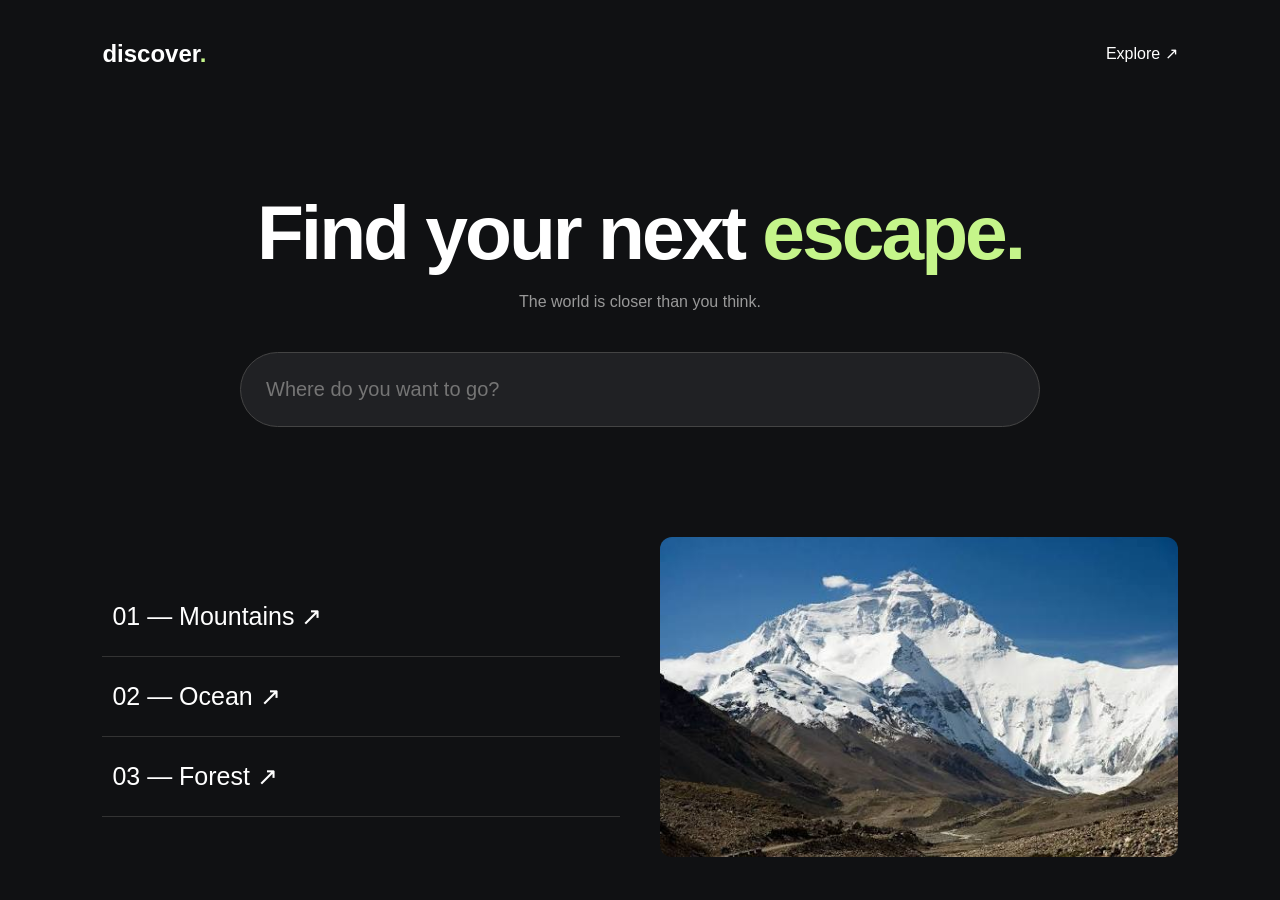
<file: 2ND TEST/index.html>
<!DOCTYPE html>
<html lang="en">
<head>
    <meta charset="UTF-8">
    <meta name="viewport" content="width=device-width, initial-scale=1">
    <title>Discover.</title>
    <link rel="stylesheet" href="style.css">
</head>
<body>

    <nav>
        <h2>discover<span>.</span></h2>
        <a href="#explore">Explore ↗</a>
    </nav>

    <section class="hero">
        <h1>Find your next <span>escape.</span></h1>
        <p>The world is closer than you think.</p>
        <input id="search" type="search"
            placeholder="Where do you want to go?"
            aria-label="Search destinations"
            oninput="searchPlaces()">
    </section>

    <section class="collection" id="explore">
        <div class="list">
            <button onmouseover="show('mountain')" onclick="show('mountain')">01 — Mountains ↗</button>
            <button onmouseover="show('ocean')" onclick="show('ocean')">02 — Ocean ↗</button>
            <button onmouseover="show('forest')" onclick="show('forest')">03 — Forest ↗</button>
        </div>

        <img id="preview" src="images/mountain.jpg"
             alt="Mountain landscape">
    </section>

    <script src="script.js"></script>
</body>
</html>
</file>
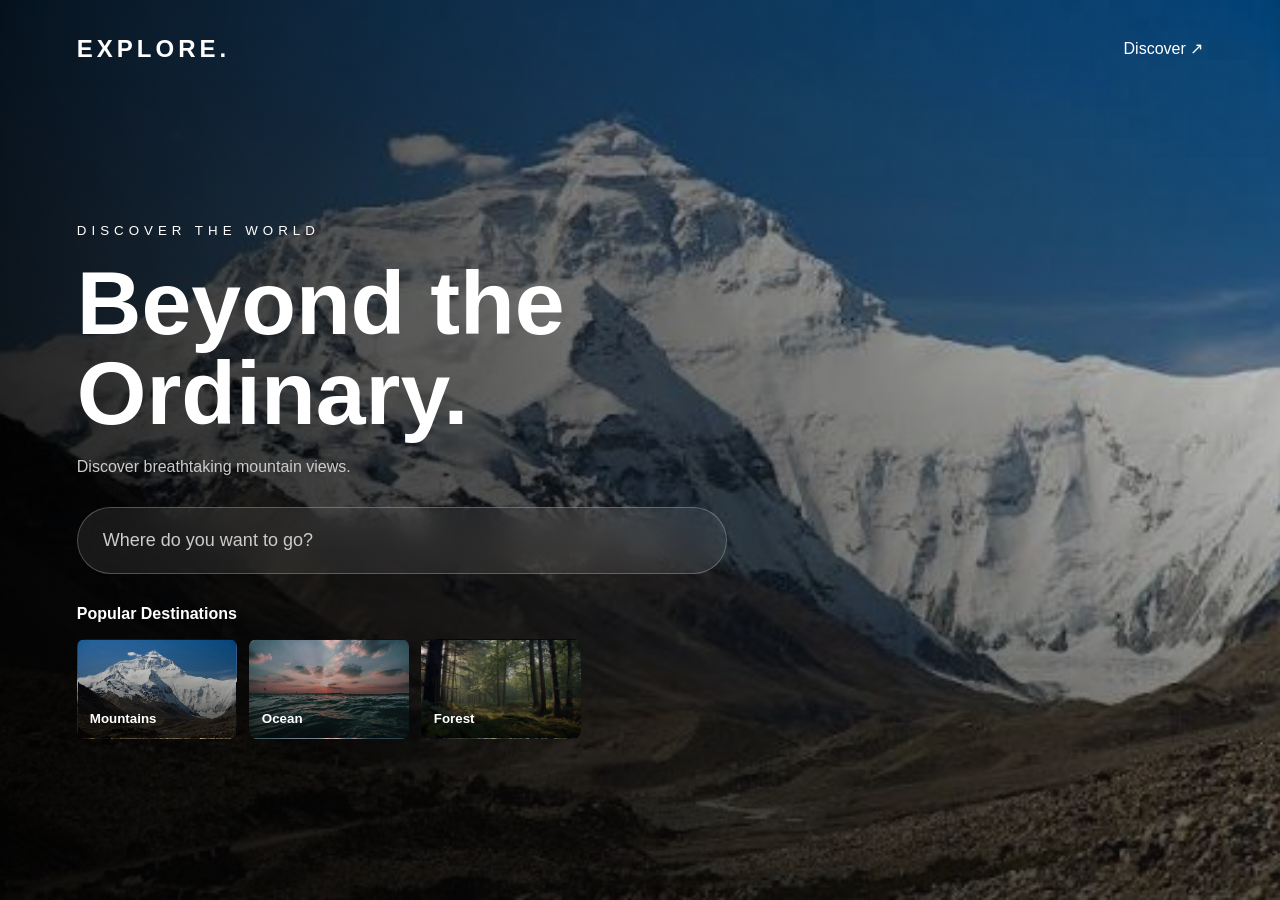
<file: BETTER COMBINED/index.html>
<!DOCTYPE html>
<html lang="en">
<head>
    <meta charset="UTF-8">
    <meta name="viewport" content="width=device-width, initial-scale=1">
    <title>Explore.</title>
    <link rel="stylesheet" href="style.css">
</head>
<body>

    <nav>
        <h2>EXPLORE.</h2>
        <a href="#discover">Discover ↗</a>
    </nav>

    <section class="hero">
        <div class="content">

            <small>DISCOVER THE WORLD</small>
            <h1 id="title">Beyond the Ordinary.</h1>
            <p id="description">Discover breathtaking mountain views.</p>

            <input type="search" id="search"
                placeholder="Where do you want to go?"
                aria-label="Search destinations"
                oninput="searchPlaces()">

            <h3 id="discover">Popular Destinations</h3>

            <div class="cards">
                <button class="card mountain"
                    onmouseover="show(0)" onclick="show(0)"
                    onfocus="show(0)">Mountains</button>

                <button class="card ocean"
                    onmouseover="show(1)" onclick="show(1)"
                    onfocus="show(1)">Ocean</button>

                <button class="card forest"
                    onmouseover="show(2)" onclick="show(2)"
                    onfocus="show(2)">Forest</button>
            </div>

            <p id="empty" hidden>No destinations found.</p>

        </div>
    </section>

    <script src="script.js"></script>
</body>
</html>
</file>
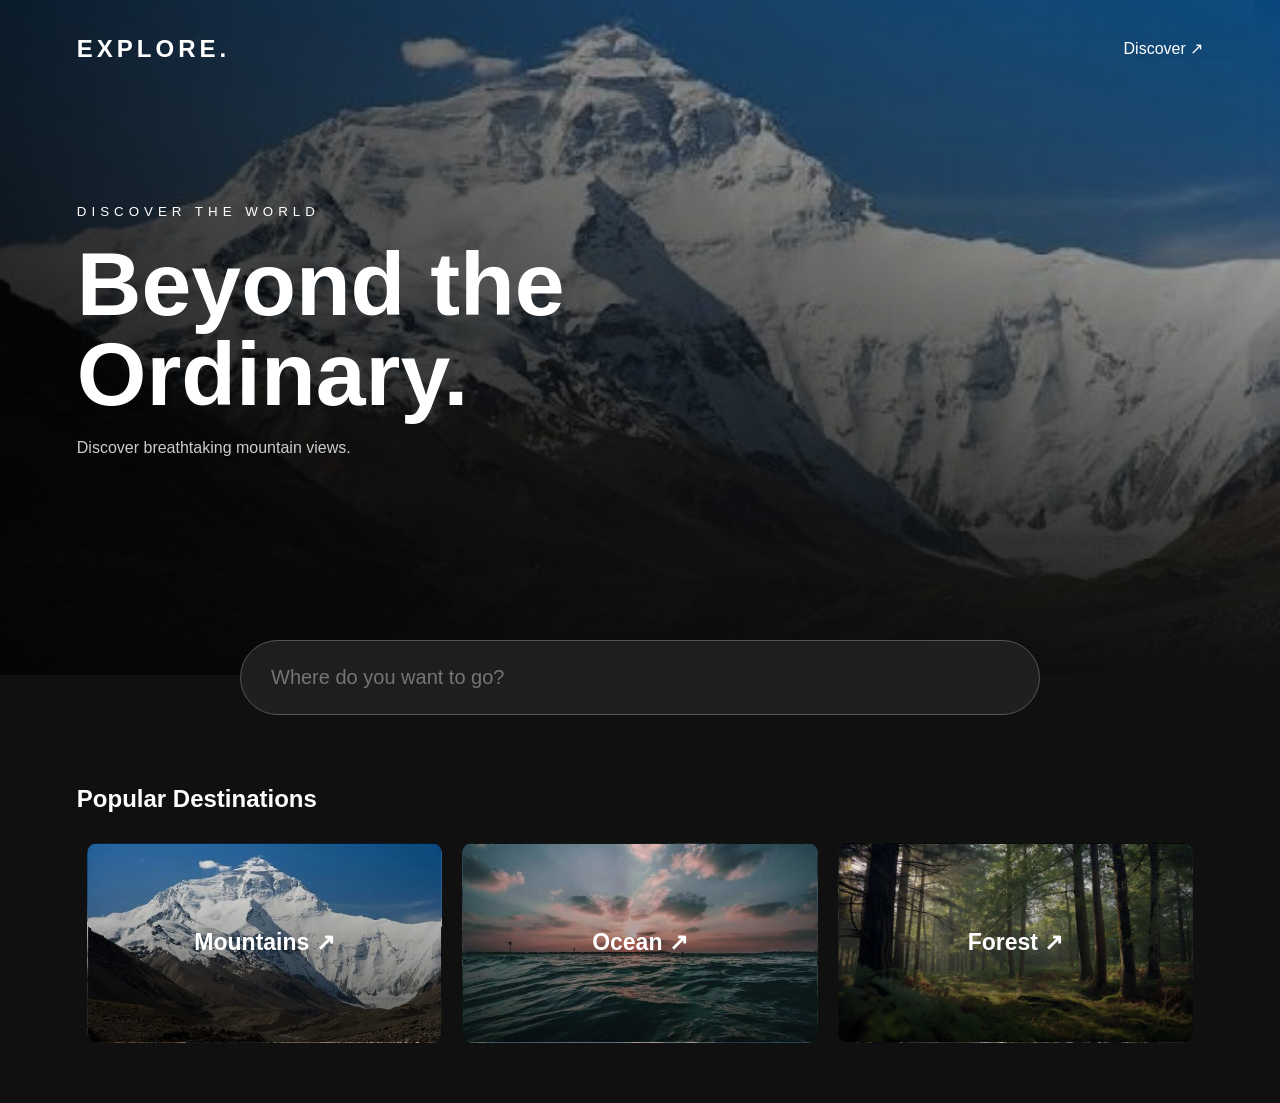
<file: COMBINED SHI FROM 1ST AND 2ND TEST/index.html>
<!DOCTYPE html>
<html lang="en">
<head>
    <meta charset="UTF-8">
    <meta name="viewport" content="width=device-width, initial-scale=1">
    <title>Explore.</title>
    <link rel="stylesheet" href="style.css">
</head>
<body>

    <nav>
        <h2>EXPLORE.</h2>
        <a href="#discover">Discover ↗</a>
    </nav>

    <section class="hero">
        <div class="content">
            <small>DISCOVER THE WORLD</small>
            <h1 id="title">Beyond the Ordinary.</h1>
            <p id="description">Discover breathtaking mountain views.</p>
        </div>
    </section>

    <input type="search" id="search"
        placeholder="Where do you want to go?"
        aria-label="Search destinations"
        oninput="searchPlaces()">

    <section id="discover">
        <h2>Popular Destinations</h2>

        <div class="cards">
            <button class="card mountain"
                onmouseenter="show(0)" onfocus="show(0)"
                onclick="show(0)">Mountains ↗</button>

            <button class="card ocean"
                onmouseenter="show(1)" onfocus="show(1)"
                onclick="show(1)">Ocean ↗</button>

            <button class="card forest"
                onmouseenter="show(2)" onfocus="show(2)"
                onclick="show(2)">Forest ↗</button>
        </div>

        <p id="empty" hidden>No destinations found.</p>
    </section>

    <script src="script.js"></script>
</body>
</html>
</file>
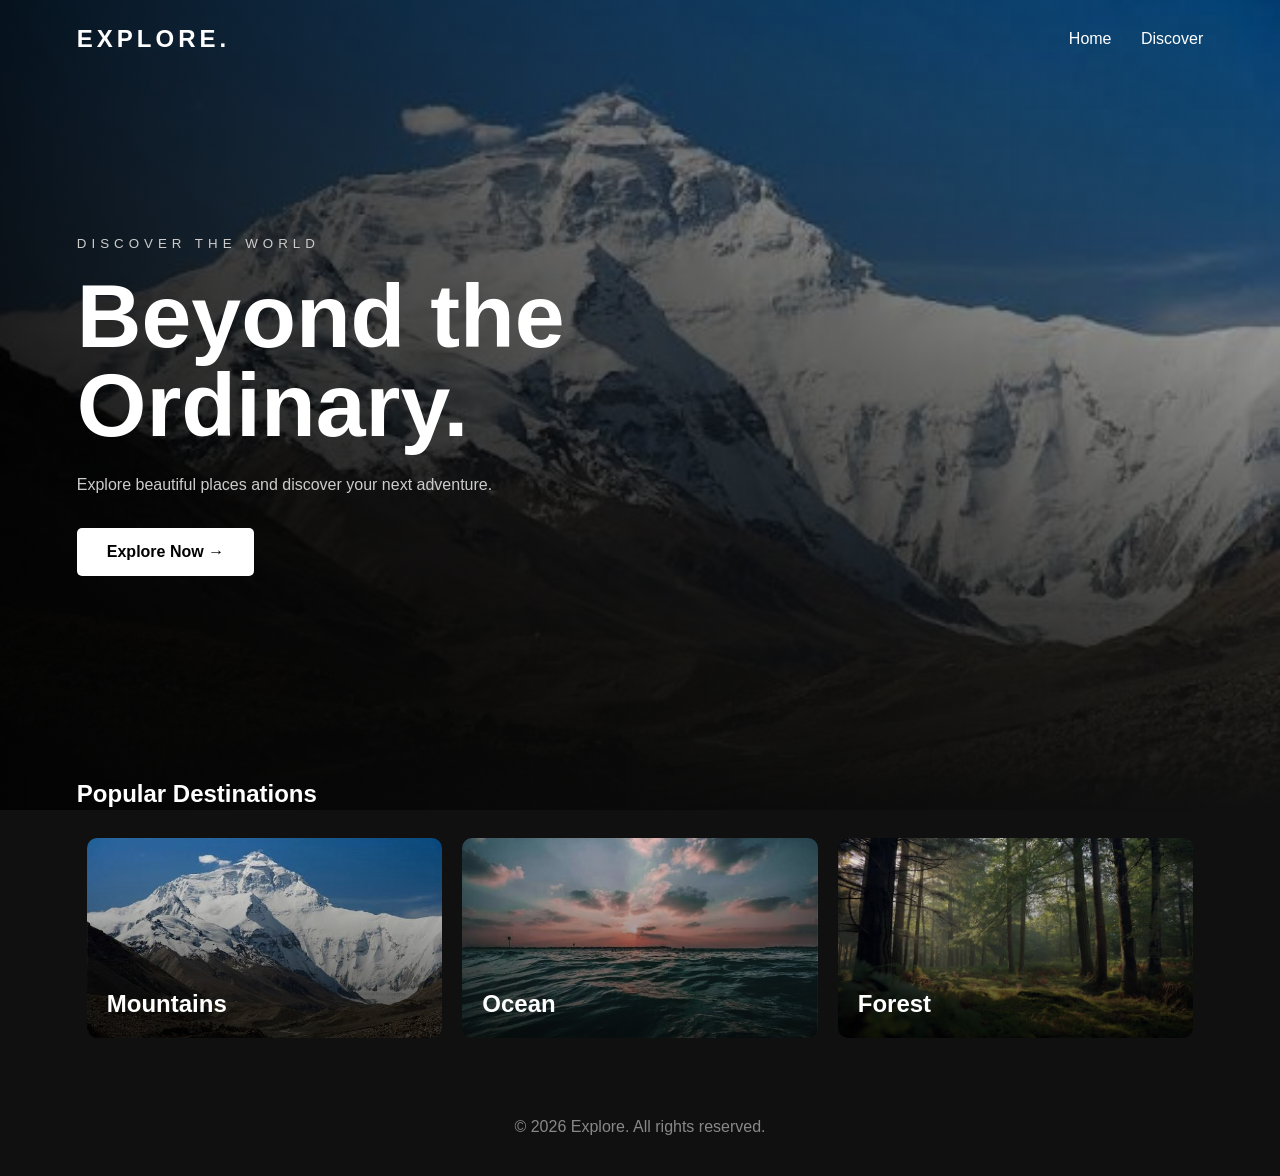
<file: test for web design shi/index.html>
<!DOCTYPE html>
<html lang="en">
<head>
    <meta charset="UTF-8">
    <meta name="viewport" content="width=device-width, initial-scale=1.0">
    <title>Explore</title>
    <link rel="stylesheet" href="style.css">
</head>
<body>

    <nav>
        <h2 class="logo">EXPLORE.</h2>

        <div class="links">
            <a href="#home">Home</a>
            <a href="#discover">Discover</a>
        </div>
    </nav>

    <section class="hero" id="home">

        <div class="content">
            <small>DISCOVER THE WORLD</small>

            <h1 id="title">Beyond the Ordinary.</h1>

            <p id="description">
                Explore beautiful places and discover
                your next adventure.
            </p>

            <a href="#discover" class="btn">
                Explore Now →
            </a>
        </div>

    </section>

    <section class="discover" id="discover">

        <h2>Popular Destinations</h2>

        <div class="cards">

            <button class="card mountain"
                onclick="changeHero(0)">
                Mountains
            </button>

            <button class="card ocean"
                onclick="changeHero(1)">
                Ocean
            </button>

            <button class="card forest"
                onclick="changeHero(2)">
                Forest
            </button>

        </div>

    </section>

    <footer>
        © 2026 Explore. All rights reserved.
    </footer>

    <script src="script.js"></script>
</body>
</html>
</file>
<file: 2ND TEST/style.css>
* {
    box-sizing: border-box;
    font-family: Arial, sans-serif;
}

body {
    margin: 0;
    background: #101113;
    color: white;
}

nav {
    display: flex;
    justify-content: space-between;
    align-items: center;
    padding: 20px 8%;
}

nav a { color: white; text-decoration: none; }
span, nav a:hover { color: #c5f58a; }

.hero {
    text-align: center;
    padding: 80px 20px;
}

h1 {
    font-size: clamp(35px, 6vw, 80px);
    margin: 0;
    letter-spacing: -3px;
}

p { color: #999; }

input {
    width: min(800px, 100%);
    padding: 25px;
    margin-top: 25px;
    border: 1px solid #444;
    border-radius: 50px;
    background: #202124;
    color: white;
    font-size: 20px;
    outline: none;
    transition: 0.3s;
}

input:focus {
    border-color: #c5f58a;
    box-shadow: 0 0 25px #c5f58a25;
    transform: scale(1.02);
}

.collection {
    display: grid;
    grid-template-columns: 1fr 1fr;
    align-items: center;
    gap: 40px;
    padding: 30px 8%;
}

button {
    width: 100%;
    padding: 25px 10px;
    background: transparent;
    color: white;
    border: none;
    border-bottom: 1px solid #333;
    text-align: left;
    font-size: 25px;
    cursor: pointer;
    transition: 0.3s;
}

button:hover, button:focus-visible {
    padding-left: 25px;
    color: #c5f58a;
    background: #ffffff08;
}

img {
    width: 100%;
    height: 320px;
    object-fit: cover;
    border-radius: 12px;
    transition: 0.4s;
}

img:hover { transform: scale(1.03); }

@media (max-width: 768px) {
    .collection { grid-template-columns: 1fr; }
}

@media (prefers-reduced-motion: reduce) {
    * { transition: none; }
}
</file>
<file: BETTER COMBINED/style.css>
* {
    box-sizing: border-box;
    font-family: Arial, sans-serif;
}

body {
    margin: 0;
    background: #101010;
    color: white;
}

nav {
    position: absolute;
    width: 100%;
    padding: 15px 6%;
    display: flex;
    justify-content: space-between;
    align-items: center;
    z-index: 10;
}

nav h2 { letter-spacing: 4px; }
nav a { color: white; text-decoration: none; }
nav a:hover { color: #aaa; }

/* HERO */

.hero {
    --image: url("images/mountain.jpg");
    min-height: 100vh;
    padding: 100px 6% 40px;

    background-image:
        linear-gradient(to right, #000c, transparent),
        linear-gradient(to top, #10101099, transparent),
        var(--image);

    background-size: cover;
    background-position: center;
    display: flex;
    align-items: center;
}

.content { max-width: 650px; }
small { letter-spacing: 5px; }

h1 {
    font-size: clamp(40px, 7vw, 90px);
    line-height: 1;
    margin: 20px 0;
}

p { color: #ccc; }

/* SEARCH BAR */

#search {
    width: 100%;
    padding: 22px 25px;
    margin: 15px 0;
    background: #ffffff15;
    backdrop-filter: blur(15px);
    border: 1px solid #ffffff40;
    border-radius: 50px;
    color: white;
    font-size: 18px;
    outline: none;
    transition: 0.3s;
}

#search::placeholder { color: #ccc; }

#search:hover, #search:focus {
    border-color: white;
    background: #ffffff20;
    box-shadow: 0 0 25px #ffffff15;
}

/* CARDS */

h3 { font-size: 16px; }

.cards {
    display: flex;
    gap: 12px;
    flex-wrap: wrap;
}

.card {
    width: 160px;
    height: 100px;
    border: 1px solid transparent;
    border-radius: 8px;
    background-size: cover;
    background-position: center;
    color: white;
    font-weight: bold;
    cursor: pointer;
    display: flex;
    align-items: flex-end;
    padding: 12px;
    transition: 0.3s;
}

.card:hover, .card:focus-visible {
    transform: translateY(-6px) scale(1.05);
    border-color: white;
}

.mountain {
    background-image: linear-gradient(transparent, #000b),
        url("images/mountain.jpg");
}

.ocean {
    background-image: linear-gradient(transparent, #000b),
        url("images/ocean.jpg");
}

.forest {
    background-image: linear-gradient(transparent, #000b),
        url("images/forest.jpg");
}

[hidden] { display: none !important; }

@media (max-width: 768px) {
    .card { width: 100px; height: 80px; }
    #search { font-size: 16px; }
}

@media (prefers-reduced-motion: reduce) {
    * { transition: none; }
}
</file>
<file: COMBINED SHI FROM 1ST AND 2ND TEST/style.css>
* {
    box-sizing: border-box;
    font-family: Arial, sans-serif;
}

html { scroll-behavior: smooth; }

body {
    margin: 0;
    background: #101010;
    color: white;
}

nav {
    position: absolute;
    width: 100%;
    display: flex;
    justify-content: space-between;
    align-items: center;
    padding: 15px 6%;
}

nav h2 { letter-spacing: 4px; }
nav a { color: white; text-decoration: none; }
nav a:hover { color: #aaa; }

.hero {
    --image: url("images/mountain.jpg");

    min-height: 75vh;
    background-color: #293c35;
    background-image:
        linear-gradient(to right, #000b, transparent),
        linear-gradient(to top, #101010, transparent),
        var(--image);

    background-size: cover;
    background-position: center;
    display: flex;
    align-items: center;
    padding: 100px 6%;
}

.content { max-width: 650px; }

small { letter-spacing: 5px; }

h1 {
    font-size: clamp(40px, 7vw, 95px);
    line-height: 1;
    margin: 20px 0;
}

p { color: #ccc; }

/* HUGE SEARCH BAR */

#search {
    position: relative;
    display: block;
    width: min(800px, 88%);
    margin: -35px auto 30px;
    padding: 25px 30px;
    background: #222d;
    backdrop-filter: blur(15px);
    color: white;
    border: 1px solid #555;
    border-radius: 50px;
    font-size: 20px;
    outline: none;
    transition: 0.3s;
}

#search:hover { border-color: #aaa; }

#search:focus {
    border-color: white;
    box-shadow: 0 0 30px #ffffff20;
    transform: scale(1.02);
}

/* DESTINATION CARDS */

#discover { padding: 20px 6% 50px; }

.cards {
    display: flex;
    gap: 20px;
    overflow-x: auto;
    padding: 10px;
}

.card {
    flex: 1 0 220px;
    height: 200px;
    background-size: cover;
    background-position: center;
    background-color: #293c35;
    border: 1px solid transparent;
    border-radius: 10px;
    color: white;
    font-size: 23px;
    font-weight: bold;
    cursor: pointer;
    transition: 0.3s;
}

.card:hover, .card:focus {
    transform: translateY(-7px);
    border-color: white;
}

.mountain {
    background-image: linear-gradient(transparent, #000a),
        url("images/mountain.jpg");
}

.ocean {
    background-image: linear-gradient(transparent, #000a),
        url("images/ocean.jpg");
}

.forest {
    background-image: linear-gradient(transparent, #000a),
        url("images/forest.jpg");
}

@media (max-width: 768px) {
    .card { height: 150px; }
    #search { font-size: 16px; }
}

@media (prefers-reduced-motion: reduce) {
    * { transition: none; scroll-behavior: auto; }
}
</file>
<file: test for web design shi/style.css>
* {
    margin: 0;
    padding: 0;
    box-sizing: border-box;
    font-family: Arial, sans-serif;
}

html {
    scroll-behavior: smooth;
}

body {
    background: #101010;
    color: white;
}

/* NAVIGATION */

nav {
    position: absolute;
    width: 100%;
    padding: 25px 6%;
    display: flex;
    justify-content: space-between;
    align-items: center;
    z-index: 10;
}

.logo {
    letter-spacing: 4px;
}

.links a {
    color: white;
    text-decoration: none;
    margin-left: 25px;
}

/* HERO SECTION */

.hero {
    min-height: 90vh;
    background-color: #263c35;
    background-image:
        linear-gradient(to right, #000c, transparent),
        linear-gradient(to top, #101010, transparent),
        url("images/mountain.jpg");

    background-size: cover;
    background-position: center;

    display: flex;
    align-items: center;
    padding: 100px 6%;
}

.content {
    max-width: 650px;
    animation: fade 0.8s ease;
}

.content small {
    letter-spacing: 5px;
    color: #ccc;
}

.content h1 {
    font-size: clamp(45px, 7vw, 90px);
    line-height: 1;
    margin: 20px 0;
}

.content p {
    color: #ccc;
    line-height: 1.7;
    margin-bottom: 30px;
}

/* BUTTON */

.btn {
    display: inline-block;
    padding: 15px 30px;
    background: white;
    color: black;
    border-radius: 5px;
    text-decoration: none;
    font-weight: bold;
    transition: 0.3s;
}

.btn:hover {
    background: #ccc;
    transform: translateY(-3px);
}

/* CARDS */

.discover {
    position: relative;
    margin-top: -60px;
    padding: 30px 6%;
}

.discover h2 {
    margin-bottom: 20px;
}

.cards {
    display: flex;
    gap: 20px;
    overflow-x: auto;
    padding: 10px;
}

.card {
    flex: 1 0 240px;
    height: 200px;
    border-radius: 10px;
    border: none;

    background-size: cover;
    background-position: center;

    display: flex;
    align-items: flex-end;
    padding: 20px;

    font-size: 24px;
    font-weight: bold;
    color: white;
    cursor: pointer;

    transition: 0.3s;
}

.card:hover {
    transform: translateY(-5px);
}

.mountain {
    background-color: #485b4e;
    background-image:
        linear-gradient(transparent, #000b),
        url("images/mountain.jpg");
}

.ocean {
    background-color: #235575;
    background-image:
        linear-gradient(transparent, #000b),
        url("images/ocean.jpg");
}

.forest {
    background-color: #253f29;
    background-image:
        linear-gradient(transparent, #000b),
        url("images/forest.jpg");
}

/* FOOTER */

footer {
    text-align: center;
    padding: 40px;
    color: #888;
}

/* ANIMATION */

@keyframes fade {
    from {
        opacity: 0;
        transform: translateY(20px);
    }

    to {
        opacity: 1;
        transform: translateY(0);
    }
}

/* MOBILE RESPONSIVE */

@media (max-width: 768px) {
    .hero {
        min-height: 85vh;
    }

    .card {
        flex: 0 0 220px;
        height: 150px;
    }

    .links a {
        margin-left: 10px;
    }
}

@media (prefers-reduced-motion: reduce) {
    * {
        animation: none;
        transition: none;
        scroll-behavior: auto;
    }
}
</file>
